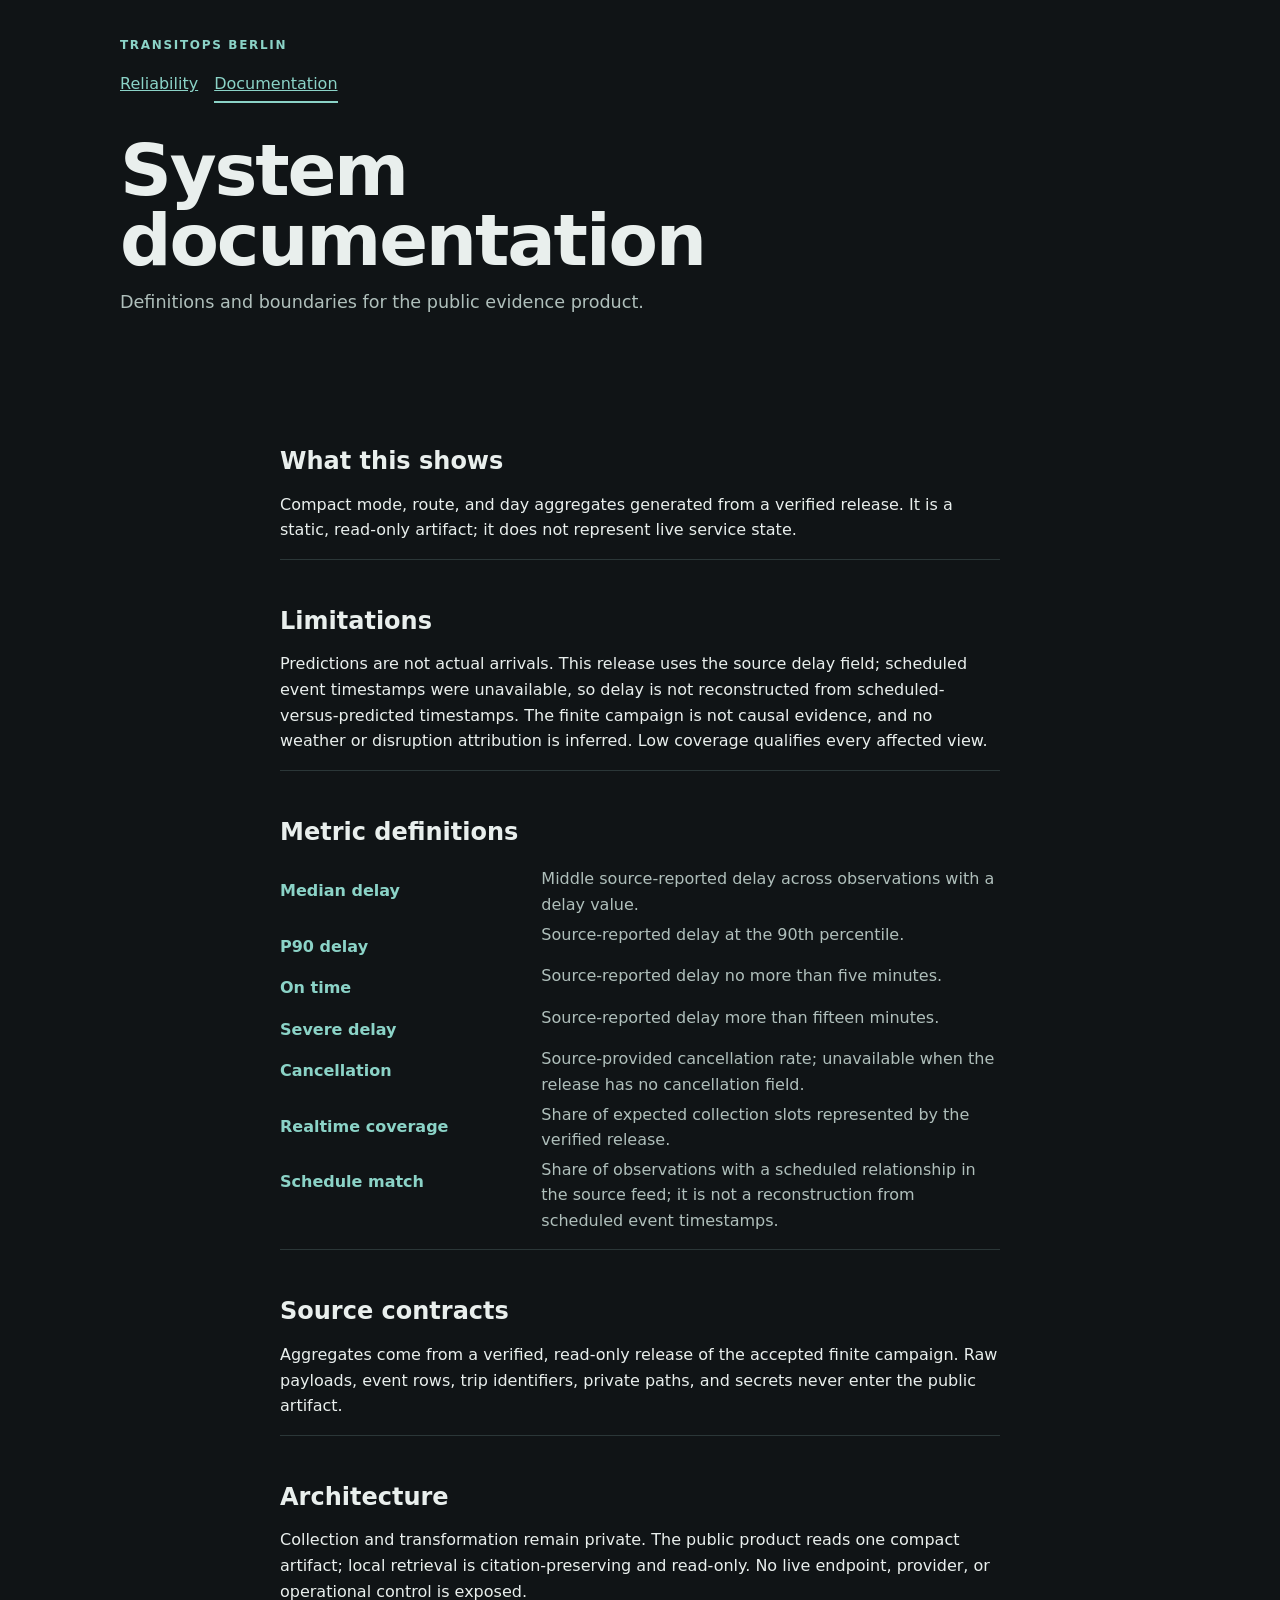
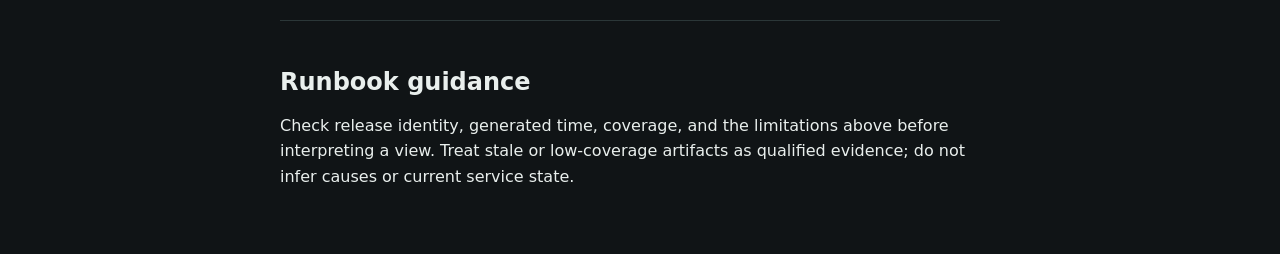
<file: site/docs.html>
<!doctype html>
<html lang="en">
<head>
  <meta charset="utf-8">
  <meta name="viewport" content="width=device-width, initial-scale=1">
  <title>Documentation · TransitOps Berlin</title>
  <link rel="stylesheet" href="styles.css">
</head>
<body>
  <header class="shell">
    <p class="eyebrow">TRANSITOPS BERLIN</p>
    <nav aria-label="Primary"><a href="index.html">Reliability</a><a aria-current="page" href="docs.html">Documentation</a></nav>
    <h1>System documentation</h1>
    <p class="lede">Definitions and boundaries for the public evidence product.</p>
  </header>
  <main class="shell docs">
    <section><h2>What this shows</h2><p>Compact mode, route, and day aggregates generated from a verified release. It is a static, read-only artifact; it does not represent live service state.</p></section>
    <section><h2>Limitations</h2><p>Predictions are not actual arrivals. This release uses the source delay field; scheduled event timestamps were unavailable, so delay is not reconstructed from scheduled-versus-predicted timestamps. The finite campaign is not causal evidence, and no weather or disruption attribution is inferred. Low coverage qualifies every affected view.</p></section>
    <section><h2>Metric definitions</h2><dl><dt>Median delay</dt><dd>Middle source-reported delay across observations with a delay value.</dd><dt>P90 delay</dt><dd>Source-reported delay at the 90th percentile.</dd><dt>On time</dt><dd>Source-reported delay no more than five minutes.</dd><dt>Severe delay</dt><dd>Source-reported delay more than fifteen minutes.</dd><dt>Cancellation</dt><dd>Source-provided cancellation rate; unavailable when the release has no cancellation field.</dd><dt>Realtime coverage</dt><dd>Share of expected collection slots represented by the verified release.</dd><dt>Schedule match</dt><dd>Share of observations with a scheduled relationship in the source feed; it is not a reconstruction from scheduled event timestamps.</dd></dl></section>
    <section><h2>Source contracts</h2><p>Aggregates come from a verified, read-only release of the accepted finite campaign. Raw payloads, event rows, trip identifiers, private paths, and secrets never enter the public artifact.</p></section>
    <section><h2>Architecture</h2><p>Collection and transformation remain private. The public product reads one compact artifact; local retrieval is citation-preserving and read-only. No live endpoint, provider, or operational control is exposed.</p></section>
    <section><h2>Runbook guidance</h2><p>Check release identity, generated time, coverage, and the limitations above before interpreting a view. Treat stale or low-coverage artifacts as qualified evidence; do not infer causes or current service state.</p></section>
  </main>
</body>
</html>
</file>
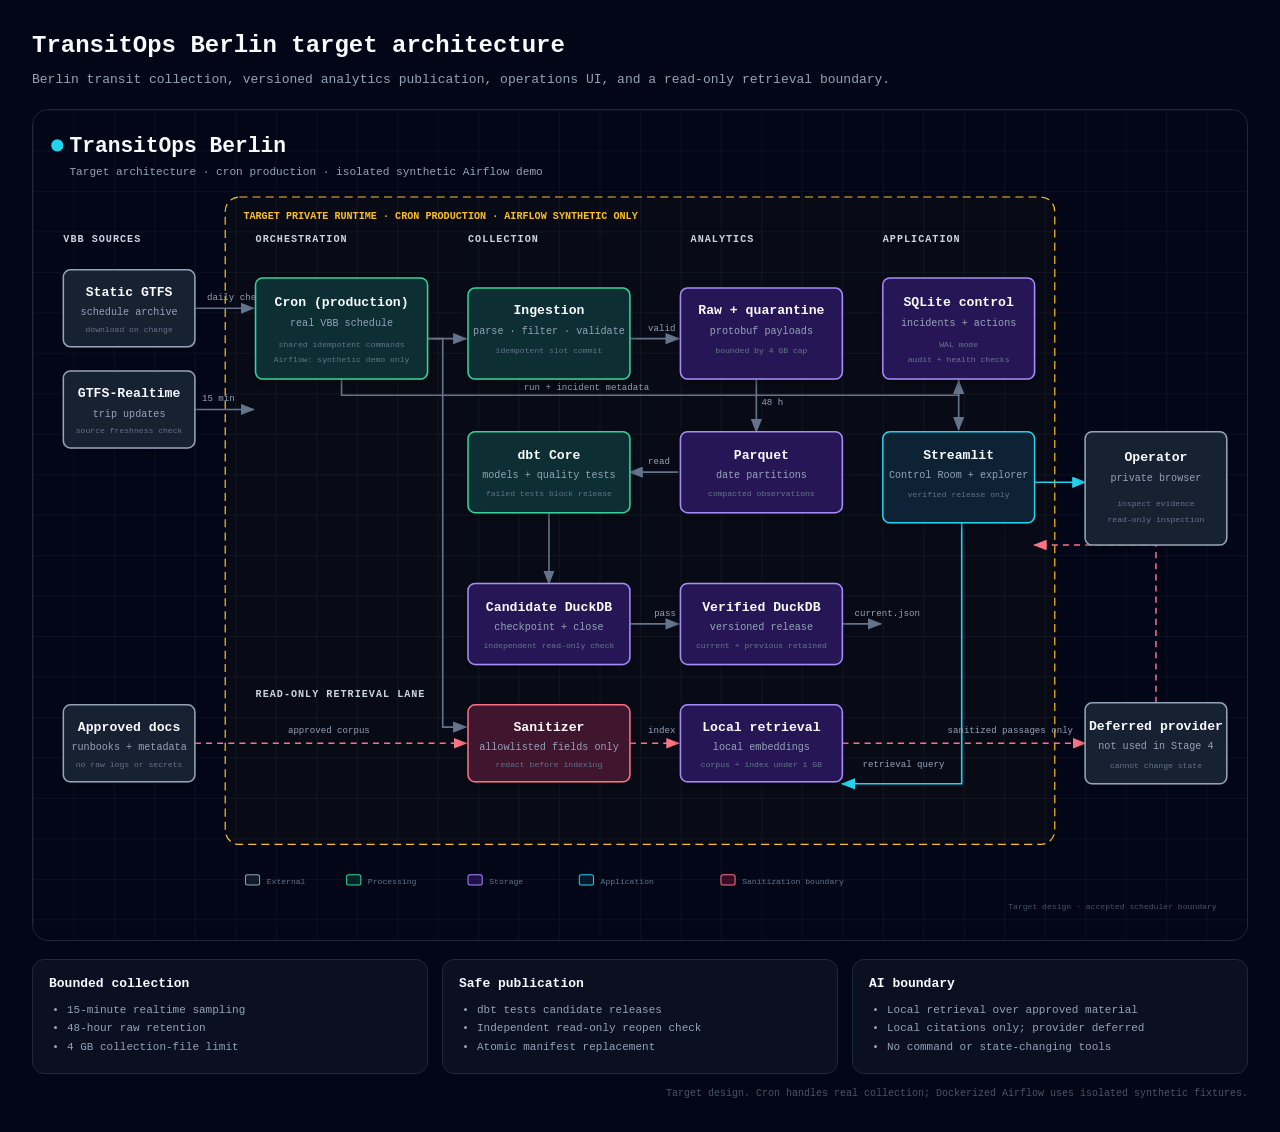
<file: docs/harness/assets/transitops-architecture.html>
<!DOCTYPE html>
<html lang="en">
<head>
<meta charset="UTF-8"><meta name="viewport" content="width=device-width,initial-scale=1">
<title>TransitOps Berlin target architecture</title>
<style>
*{box-sizing:border-box}body{margin:0;padding:32px;background:#020617;color:#f8fafc;font-family:'JetBrains Mono','SFMono-Regular',Consolas,monospace}main{max-width:1280px;margin:auto}header{margin-bottom:22px}h1{font-size:24px;margin:0 0 8px}p{color:#94a3b8;font-size:13px}.diagram{border:1px solid #1e293b;border-radius:16px;overflow:auto;background:#020617}svg{display:block;width:100%;min-width:1000px;height:auto}.cards{display:grid;grid-template-columns:repeat(auto-fit,minmax(260px,1fr));gap:14px;margin-top:18px}.card{border:1px solid #1e293b;border-radius:12px;background:rgba(15,23,42,.6);padding:16px}h2{font-size:13px;margin:0 0 10px}ul{margin:0;padding-left:18px;color:#94a3b8;font-size:11px;line-height:1.7}footer{text-align:right;color:#475569;font-size:10px;margin-top:14px}
</style>
</head>
<body><main><header><h1>TransitOps Berlin target architecture</h1><p>Berlin transit collection, versioned analytics publication, operations UI, and a read-only retrieval boundary.</p></header><div class="diagram"><svg xmlns="http://www.w3.org/2000/svg" width="1200" height="820" viewBox="0 0 1200 820" role="img" aria-labelledby="title desc">
  <title id="title">TransitOps Berlin target architecture</title>
  <desc id="desc">Target production flow from VBB feeds through cron, ingestion, storage, dbt, DuckDB, and Streamlit. Dockerized Airflow is restricted to isolated synthetic demonstrations.</desc>
  <defs>
    <pattern id="grid" width="40" height="40" patternUnits="userSpaceOnUse"><path d="M40 0H0V40" fill="none" stroke="#1e293b" stroke-width="0.6"/></pattern>
    <marker id="arrow" markerWidth="9" markerHeight="7" refX="8" refY="3.5" orient="auto"><polygon points="0 0,9 3.5,0 7" fill="#64748b"/></marker>
    <marker id="cyan-arrow" markerWidth="9" markerHeight="7" refX="8" refY="3.5" orient="auto"><polygon points="0 0,9 3.5,0 7" fill="#22d3ee"/></marker>
    <marker id="rose-arrow" markerWidth="9" markerHeight="7" refX="8" refY="3.5" orient="auto"><polygon points="0 0,9 3.5,0 7" fill="#fb7185"/></marker>
    <filter id="shadow"><feDropShadow dx="0" dy="3" stdDeviation="4" flood-color="#000" flood-opacity="0.35"/></filter>
  </defs>
  <style>
    text{font-family:'JetBrains Mono','SFMono-Regular',Consolas,monospace}.name{fill:#f8fafc;font-size:13px;font-weight:700}.sub{fill:#94a3b8;font-size:10px}.tiny{fill:#64748b;font-size:8px}.lane{fill:#cbd5e1;font-size:10px;font-weight:700;letter-spacing:1px}.label{fill:#94a3b8;font-size:9px}.flow{fill:none;stroke:#64748b;stroke-width:1.6;marker-end:url(#arrow)}.query{fill:none;stroke:#22d3ee;stroke-width:1.6;marker-end:url(#cyan-arrow)}.safe{fill:none;stroke:#fb7185;stroke-width:1.5;stroke-dasharray:6 5;marker-end:url(#rose-arrow)}.box{filter:url(#shadow)}
  </style>
  <rect width="1200" height="820" rx="16" fill="#020617"/>
  <rect width="1200" height="820" rx="16" fill="url(#grid)"/>
  <text x="36" y="42" fill="#f8fafc" font-size="21" font-weight="700">TransitOps Berlin</text>
  <circle cx="24" cy="35" r="6" fill="#22d3ee"/>
  <text x="36" y="64" fill="#94a3b8" font-size="11">Target architecture · cron production · isolated synthetic Airflow demo</text>

  <rect x="190" y="86" width="820" height="640" rx="14" fill="rgba(251,191,36,0.025)" stroke="#fbbf24" stroke-width="1.2" stroke-dasharray="8 5"/>
  <text x="208" y="108" fill="#fbbf24" font-size="10" font-weight="700">TARGET PRIVATE RUNTIME · CRON PRODUCTION · AIRFLOW SYNTHETIC ONLY</text>
  <text x="30" y="130" class="lane">VBB SOURCES</text>
  <text x="220" y="130" class="lane">ORCHESTRATION</text>
  <text x="430" y="130" class="lane">COLLECTION</text>
  <text x="650" y="130" class="lane">ANALYTICS</text>
  <text x="840" y="130" class="lane">APPLICATION</text>

  <!-- Flows are drawn before boxes -->
  <path class="flow" d="M160 196H218"/><path class="flow" d="M160 296H218"/>
  <path class="flow" d="M390 226H428"/><path class="flow" d="M590 226H638"/>
  <path class="flow" d="M715 266V318"/><path class="flow" d="M638 358H590"/>
  <path class="flow" d="M510 398V468"/><path class="flow" d="M590 508H638"/>
  <path class="flow" d="M800 508H838"/><path class="query" d="M990 368H1040"/>
  <path class="flow" d="M305 266V282H915V268"/><path class="flow" d="M915 266V316"/>
  <path class="flow" d="M390 226H405V610H428"/>
  <path class="safe" d="M160 626H428"/><path class="safe" d="M590 626H638"/>
  <path class="query" d="M918 408V666H800"/><path class="safe" d="M800 626H1040"/>
  <path class="safe" d="M1110 586V430H990"/>

  <text x="172" y="188" class="label">daily check</text><text x="167" y="288" class="label">15 min</text>
  <text x="608" y="218" class="label">valid</text><text x="720" y="292" class="label">48 h</text>
  <text x="608" y="350" class="label">read</text><text x="614" y="500" class="label">pass</text>
  <text x="812" y="500" class="label">current.json</text>
  <text x="485" y="277" class="label">run + incident metadata</text>
  <text x="252" y="616" class="label">approved corpus</text><text x="608" y="616" class="label">index</text>
  <text x="820" y="649" class="label">retrieval query</text><text x="904" y="616" class="label">sanitized passages only</text>

  <!-- External source boxes -->
  <g class="box"><rect x="30" y="158" width="130" height="76" rx="7" fill="#0f172a"/><rect x="30" y="158" width="130" height="76" rx="7" fill="rgba(30,41,59,.55)" stroke="#94a3b8" stroke-width="1.5"/><text x="95" y="184" class="name" text-anchor="middle">Static GTFS</text><text x="95" y="203" class="sub" text-anchor="middle">schedule archive</text><text x="95" y="219" class="tiny" text-anchor="middle">download on change</text></g>
  <g class="box"><rect x="30" y="258" width="130" height="76" rx="7" fill="#0f172a"/><rect x="30" y="258" width="130" height="76" rx="7" fill="rgba(30,41,59,.55)" stroke="#94a3b8" stroke-width="1.5"/><text x="95" y="284" class="name" text-anchor="middle">GTFS-Realtime</text><text x="95" y="303" class="sub" text-anchor="middle">trip updates</text><text x="95" y="319" class="tiny" text-anchor="middle">source freshness check</text></g>

  <!-- VPS boxes -->
  <g class="box"><rect x="220" y="166" width="170" height="100" rx="7" fill="#0f172a"/><rect x="220" y="166" width="170" height="100" rx="7" fill="rgba(6,78,59,.40)" stroke="#34d399" stroke-width="1.5"/><text x="305" y="194" class="name" text-anchor="middle">Cron (production)</text><text x="305" y="214" class="sub" text-anchor="middle">real VBB schedule</text><text x="305" y="234" class="tiny" text-anchor="middle">shared idempotent commands</text><text x="305" y="249" class="tiny" text-anchor="middle">Airflow: synthetic demo only</text></g>
  <g class="box"><rect x="430" y="176" width="160" height="90" rx="7" fill="#0f172a"/><rect x="430" y="176" width="160" height="90" rx="7" fill="rgba(6,78,59,.40)" stroke="#34d399" stroke-width="1.5"/><text x="510" y="202" class="name" text-anchor="middle">Ingestion</text><text x="510" y="221" class="sub" text-anchor="middle">parse · filter · validate</text><text x="510" y="240" class="tiny" text-anchor="middle">idempotent slot commit</text></g>
  <g class="box"><rect x="640" y="176" width="160" height="90" rx="7" fill="#0f172a"/><rect x="640" y="176" width="160" height="90" rx="7" fill="rgba(76,29,149,.40)" stroke="#a78bfa" stroke-width="1.5"/><text x="720" y="202" class="name" text-anchor="middle">Raw + quarantine</text><text x="720" y="221" class="sub" text-anchor="middle">protobuf payloads</text><text x="720" y="240" class="tiny" text-anchor="middle">bounded by 4 GB cap</text></g>
  <g class="box"><rect x="640" y="318" width="160" height="80" rx="7" fill="#0f172a"/><rect x="640" y="318" width="160" height="80" rx="7" fill="rgba(76,29,149,.40)" stroke="#a78bfa" stroke-width="1.5"/><text x="720" y="345" class="name" text-anchor="middle">Parquet</text><text x="720" y="364" class="sub" text-anchor="middle">date partitions</text><text x="720" y="382" class="tiny" text-anchor="middle">compacted observations</text></g>
  <g class="box"><rect x="430" y="318" width="160" height="80" rx="7" fill="#0f172a"/><rect x="430" y="318" width="160" height="80" rx="7" fill="rgba(6,78,59,.40)" stroke="#34d399" stroke-width="1.5"/><text x="510" y="345" class="name" text-anchor="middle">dbt Core</text><text x="510" y="364" class="sub" text-anchor="middle">models + quality tests</text><text x="510" y="382" class="tiny" text-anchor="middle">failed tests block release</text></g>
  <g class="box"><rect x="430" y="468" width="160" height="80" rx="7" fill="#0f172a"/><rect x="430" y="468" width="160" height="80" rx="7" fill="rgba(76,29,149,.40)" stroke="#a78bfa" stroke-width="1.5"/><text x="510" y="495" class="name" text-anchor="middle">Candidate DuckDB</text><text x="510" y="514" class="sub" text-anchor="middle">checkpoint + close</text><text x="510" y="532" class="tiny" text-anchor="middle">independent read-only check</text></g>
  <g class="box"><rect x="640" y="468" width="160" height="80" rx="7" fill="#0f172a"/><rect x="640" y="468" width="160" height="80" rx="7" fill="rgba(76,29,149,.40)" stroke="#a78bfa" stroke-width="1.5"/><text x="720" y="495" class="name" text-anchor="middle">Verified DuckDB</text><text x="720" y="514" class="sub" text-anchor="middle">versioned release</text><text x="720" y="532" class="tiny" text-anchor="middle">current + previous retained</text></g>
  <g class="box"><rect x="840" y="166" width="150" height="100" rx="7" fill="#0f172a"/><rect x="840" y="166" width="150" height="100" rx="7" fill="rgba(76,29,149,.40)" stroke="#a78bfa" stroke-width="1.5"/><text x="915" y="194" class="name" text-anchor="middle">SQLite control</text><text x="915" y="214" class="sub" text-anchor="middle">incidents + actions</text><text x="915" y="234" class="tiny" text-anchor="middle">WAL mode</text><text x="915" y="249" class="tiny" text-anchor="middle">audit + health checks</text></g>
  <g class="box"><rect x="840" y="318" width="150" height="90" rx="7" fill="#0f172a"/><rect x="840" y="318" width="150" height="90" rx="7" fill="rgba(8,51,68,.40)" stroke="#22d3ee" stroke-width="1.5"/><text x="915" y="345" class="name" text-anchor="middle">Streamlit</text><text x="915" y="364" class="sub" text-anchor="middle">Control Room + explorer</text><text x="915" y="383" class="tiny" text-anchor="middle">verified release only</text></g>

  <!-- Retrieval lane -->
  <text x="220" y="580" class="lane">READ-ONLY RETRIEVAL LANE</text>
  <g class="box"><rect x="30" y="588" width="130" height="76" rx="7" fill="#0f172a"/><rect x="30" y="588" width="130" height="76" rx="7" fill="rgba(30,41,59,.55)" stroke="#94a3b8" stroke-width="1.5"/><text x="95" y="614" class="name" text-anchor="middle">Approved docs</text><text x="95" y="633" class="sub" text-anchor="middle">runbooks + metadata</text><text x="95" y="649" class="tiny" text-anchor="middle">no raw logs or secrets</text></g>
  <g class="box"><rect x="430" y="588" width="160" height="76" rx="7" fill="#0f172a"/><rect x="430" y="588" width="160" height="76" rx="7" fill="rgba(136,19,55,.40)" stroke="#fb7185" stroke-width="1.5"/><text x="510" y="614" class="name" text-anchor="middle">Sanitizer</text><text x="510" y="633" class="sub" text-anchor="middle">allowlisted fields only</text><text x="510" y="649" class="tiny" text-anchor="middle">redact before indexing</text></g>
  <g class="box"><rect x="640" y="588" width="160" height="76" rx="7" fill="#0f172a"/><rect x="640" y="588" width="160" height="76" rx="7" fill="rgba(76,29,149,.40)" stroke="#a78bfa" stroke-width="1.5"/><text x="720" y="614" class="name" text-anchor="middle">Local retrieval</text><text x="720" y="633" class="sub" text-anchor="middle">local embeddings</text><text x="720" y="649" class="tiny" text-anchor="middle">corpus + index under 1 GB</text></g>

  <!-- External consumers -->
  <g class="box"><rect x="1040" y="318" width="140" height="112" rx="7" fill="#0f172a"/><rect x="1040" y="318" width="140" height="112" rx="7" fill="rgba(30,41,59,.55)" stroke="#94a3b8" stroke-width="1.5"/><text x="1110" y="347" class="name" text-anchor="middle">Operator</text><text x="1110" y="367" class="sub" text-anchor="middle">private browser</text><text x="1110" y="391" class="tiny" text-anchor="middle">inspect evidence</text><text x="1110" y="407" class="tiny" text-anchor="middle">read-only inspection</text></g>
  <g class="box"><rect x="1040" y="586" width="140" height="80" rx="7" fill="#0f172a"/><rect x="1040" y="586" width="140" height="80" rx="7" fill="rgba(30,41,59,.55)" stroke="#94a3b8" stroke-width="1.5"/><text x="1110" y="613" class="name" text-anchor="middle">Deferred provider</text><text x="1110" y="632" class="sub" text-anchor="middle">not used in Stage 4</text><text x="1110" y="650" class="tiny" text-anchor="middle">cannot change state</text></g>

  <!-- Legend outside the VPS boundary -->
  <g transform="translate(210 756)"><rect width="14" height="10" rx="2" fill="rgba(30,41,59,.55)" stroke="#94a3b8"/><text x="21" y="9" class="tiny">External</text><rect x="100" width="14" height="10" rx="2" fill="rgba(6,78,59,.40)" stroke="#34d399"/><text x="121" y="9" class="tiny">Processing</text><rect x="220" width="14" height="10" rx="2" fill="rgba(76,29,149,.40)" stroke="#a78bfa"/><text x="241" y="9" class="tiny">Storage</text><rect x="330" width="14" height="10" rx="2" fill="rgba(8,51,68,.40)" stroke="#22d3ee"/><text x="351" y="9" class="tiny">Application</text><rect x="470" width="14" height="10" rx="2" fill="rgba(136,19,55,.40)" stroke="#fb7185"/><text x="491" y="9" class="tiny">Sanitization boundary</text></g>
  <text x="1170" y="790" fill="#475569" font-size="8" text-anchor="end">Target design · accepted scheduler boundary</text>
</svg></div><section class="cards"><article class="card"><h2>Bounded collection</h2><ul><li>15-minute realtime sampling</li><li>48-hour raw retention</li><li>4 GB collection-file limit</li></ul></article><article class="card"><h2>Safe publication</h2><ul><li>dbt tests candidate releases</li><li>Independent read-only reopen check</li><li>Atomic manifest replacement</li></ul></article><article class="card"><h2>AI boundary</h2><ul><li>Local retrieval over approved material</li><li>Local citations only; provider deferred</li><li>No command or state-changing tools</li></ul></article></section><footer>Target design. Cron handles real collection; Dockerized Airflow uses isolated synthetic fixtures.</footer></main></body></html>
</file>
<file: site/styles.css>
:root { color-scheme: dark; }
* { box-sizing: border-box; }
body { margin: 0; background: #101416; color: #e9efed; font: 16px/1.6 system-ui, sans-serif; }
.shell { max-width: 1080px; margin: 0 auto; padding: 1.5rem 1.25rem 3rem; }
.eyebrow { color: #8bd3c7; font-size: .75rem; letter-spacing: .14em; font-weight: 700; }
nav { display: flex; gap: 1rem; margin: 1rem 0 2rem; }
a { color: #8bd3c7; }
a:focus-visible { outline: 2px solid #e7b66d; outline-offset: 4px; }
nav a[aria-current="page"] { border-bottom: 2px solid #8bd3c7; padding-bottom: .25rem; }
h1 { max-width: 720px; font-size: clamp(2.4rem, 7vw, 4.5rem); line-height: .98; margin: 0 0 .75rem; letter-spacing: -.03em; }
h2 { margin: 2.5rem 0 .75rem; line-height: 1.15; }
.lede { color: #afbfbb; font-size: 1.1rem; max-width: 600px; margin: 0 0 1.25rem; }
.meta { display: flex; flex-wrap: wrap; gap: .5rem 1rem; color: #8c9b98; font-size: .85rem; border-block: 1px solid #2b3738; padding: .75rem 0; }
.meta span + span::before { content: "·"; color: #53615f; margin-right: 1rem; }
.metric-group h2 { font-size: 1rem; color: #8c9b98; letter-spacing: .08em; text-transform: uppercase; }
.cards { display: grid; grid-template-columns: repeat(auto-fit, minmax(165px, 1fr)); gap: .75rem; margin: .75rem 0 1.5rem; }
article { border: 1px solid #2b3738; padding: 1rem; min-height: 108px; }
article strong { display: block; color: #8bd3c7; font-size: 1.8rem; font-variant-numeric: tabular-nums; }
article span { display: block; color: #afbfbb; font-size: .9rem; }
article small { display: block; margin-top: .4rem; color: #8c9b98; font-size: .78rem; }
.table-wrap { overflow-x: auto; }
table { width: 100%; border-collapse: collapse; min-width: 620px; }
th, td { text-align: left; border-bottom: 1px solid #2b3738; padding: .75rem .5rem; }
th { color: #8c9b98; font-size: .8rem; text-transform: uppercase; }
td { font-variant-numeric: tabular-nums; }
.warning { border-left: 4px solid #e7b66d; padding: .75rem 1rem; background: #2b2418; }
.note, .table-note { color: #afbfbb; margin-top: 1rem; }
.table-note { font-size: .9rem; }
.docs { max-width: 760px; }
.docs section + section { border-top: 1px solid #2b3738; padding-top: .5rem; }
dt { color: #8bd3c7; font-weight: 700; margin-top: 1rem; }
dd { margin: .25rem 0 0; color: #afbfbb; }
.docs dl { display: grid; grid-template-columns: 1fr 2fr; column-gap: 2rem; }
.visually-hidden { position: absolute; width: 1px; height: 1px; padding: 0; margin: -1px; overflow: hidden; clip: rect(0, 0, 0, 0); white-space: nowrap; border: 0; }
@media (max-width: 768px) {
  .shell { padding-inline: 1rem; }
  .meta span + span::before { display: none; }
  .meta { gap: .35rem .75rem; }
  .docs dl { display: block; }
  .docs dd { margin-bottom: 1rem; }
}
</file>
